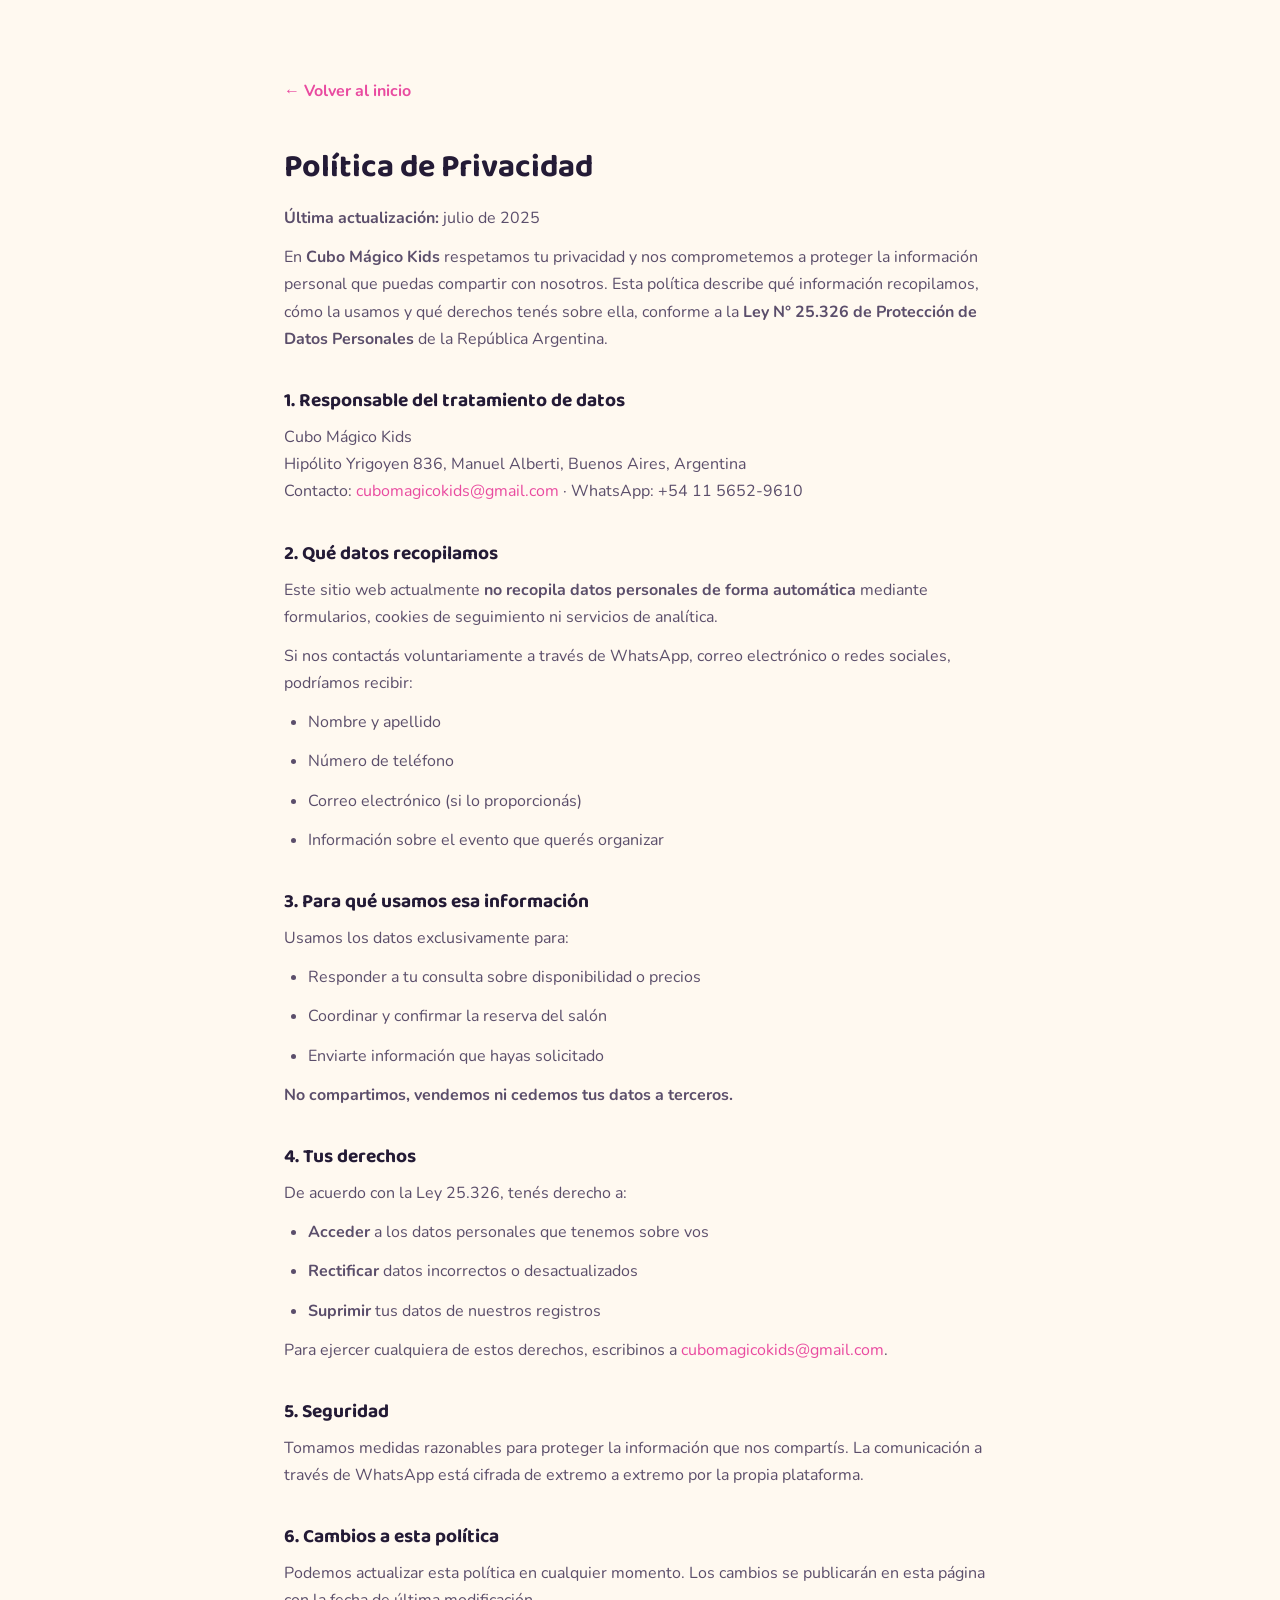
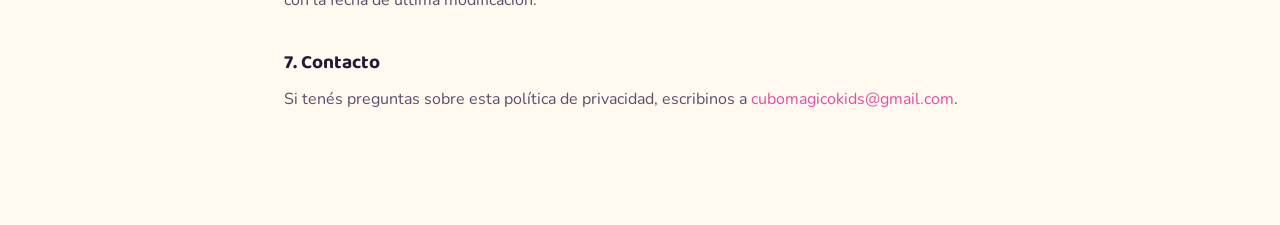
<file: politica-de-privacidad.html>
<!DOCTYPE html>
<html lang="es">
<head>
<meta charset="UTF-8">
<meta name="viewport" content="width=device-width, initial-scale=1.0">
<title>Política de Privacidad — Cubo Mágico Kids</title>
<meta name="description" content="Política de privacidad de Cubo Mágico Kids, salón de eventos infantiles en Manuel Alberti.">
<meta name="robots" content="noindex, follow">
<link rel="stylesheet" href="style.css?v=3">
<style>
  .privacy-wrap { max-width: 760px; margin: 0 auto; padding: 80px 24px 100px; }
  .privacy-wrap h1 { font-size: 2rem; margin-bottom: 12px; color: var(--ink); }
  .privacy-wrap h2 { font-size: 1.2rem; margin: 32px 0 8px; color: var(--ink); }
  .privacy-wrap p, .privacy-wrap li { color: var(--text-soft); line-height: 1.7; margin-bottom: 12px; }
  .privacy-wrap ul { padding-left: 24px; }
  .privacy-wrap a { color: var(--c-pink); }
  .back-link { display:inline-block; margin-bottom: 40px; color: var(--c-pink); font-weight: 700; text-decoration: none; }
  .back-link:hover { text-decoration: underline; }
</style>
</head>
<body>
<div class="privacy-wrap">
  <a href="/" class="back-link">← Volver al inicio</a>

  <h1>Política de Privacidad</h1>
  <p><strong>Última actualización:</strong> julio de 2025</p>

  <p>
    En <strong>Cubo Mágico Kids</strong> respetamos tu privacidad y nos comprometemos a proteger la información personal que puedas compartir con nosotros. Esta política describe qué información recopilamos, cómo la usamos y qué derechos tenés sobre ella, conforme a la <strong>Ley N° 25.326 de Protección de Datos Personales</strong> de la República Argentina.
  </p>

  <h2>1. Responsable del tratamiento de datos</h2>
  <p>
    Cubo Mágico Kids<br>
    Hipólito Yrigoyen 836, Manuel Alberti, Buenos Aires, Argentina<br>
    Contacto: <a href="mailto:cubomagicokids@gmail.com">cubomagicokids@gmail.com</a> · WhatsApp: +54 11 5652-9610
  </p>

  <h2>2. Qué datos recopilamos</h2>
  <p>Este sitio web actualmente <strong>no recopila datos personales de forma automática</strong> mediante formularios, cookies de seguimiento ni servicios de analítica.</p>
  <p>Si nos contactás voluntariamente a través de WhatsApp, correo electrónico o redes sociales, podríamos recibir:</p>
  <ul>
    <li>Nombre y apellido</li>
    <li>Número de teléfono</li>
    <li>Correo electrónico (si lo proporcionás)</li>
    <li>Información sobre el evento que querés organizar</li>
  </ul>

  <h2>3. Para qué usamos esa información</h2>
  <p>Usamos los datos exclusivamente para:</p>
  <ul>
    <li>Responder a tu consulta sobre disponibilidad o precios</li>
    <li>Coordinar y confirmar la reserva del salón</li>
    <li>Enviarte información que hayas solicitado</li>
  </ul>
  <p><strong>No compartimos, vendemos ni cedemos tus datos a terceros.</strong></p>

  <h2>4. Tus derechos</h2>
  <p>De acuerdo con la Ley 25.326, tenés derecho a:</p>
  <ul>
    <li><strong>Acceder</strong> a los datos personales que tenemos sobre vos</li>
    <li><strong>Rectificar</strong> datos incorrectos o desactualizados</li>
    <li><strong>Suprimir</strong> tus datos de nuestros registros</li>
  </ul>
  <p>Para ejercer cualquiera de estos derechos, escribinos a <a href="mailto:cubomagicokids@gmail.com">cubomagicokids@gmail.com</a>.</p>

  <h2>5. Seguridad</h2>
  <p>Tomamos medidas razonables para proteger la información que nos compartís. La comunicación a través de WhatsApp está cifrada de extremo a extremo por la propia plataforma.</p>

  <h2>6. Cambios a esta política</h2>
  <p>Podemos actualizar esta política en cualquier momento. Los cambios se publicarán en esta página con la fecha de última modificación.</p>

  <h2>7. Contacto</h2>
  <p>Si tenés preguntas sobre esta política de privacidad, escribinos a <a href="mailto:cubomagicokids@gmail.com">cubomagicokids@gmail.com</a>.</p>
</div>
</body>
</html>
</file>
<file: style.css>
@import url('https://fonts.googleapis.com/css2?family=Baloo+2:wght@500;600;700;800&family=Nunito:wght@400;600;700;800&family=Kalam:wght@400;700&display=swap');

:root{
  --paper:#FFF9F0;
  --paper-2:#FFF1DC;
  --ink:#241B36;
  --ink-2:#170F24;
  --c-pink:#E94BA0;
  --c-purple:#8B5CF6;
  --c-blue:#3E8EED;
  --c-green:#2FD991;
  --c-yellow:#FFC93C;
  --c-orange:#FF7A45;
  --text-soft:#5B4E6B;
}
*{margin:0;padding:0;box-sizing:border-box;}

body{
  font-family:'Nunito',sans-serif;
  background:var(--paper);
  color:var(--ink);
  overflow-x:hidden;
}
img{max-width:100%;display:block;}
h1,h2,h3,.display{font-family:'Baloo 2',sans-serif;}
.marker{font-family:'Kalam',cursive;}
a{text-decoration:none;color:inherit;}
.wrap{max-width:1180px;margin:0 auto;padding:0 24px;}

/* floating whatsapp */
.float-wa{
  position:fixed;bottom:22px;right:22px;z-index:999;
  background:#25D366;color:#fff;width:60px;height:60px;border-radius:18px;
  display:flex;align-items:center;justify-content:center;
  box-shadow:0 10px 26px rgba(37,211,102,.4);
  animation:pulse 2.6s infinite;
  transition: transform .2s ease;
}
.float-wa:hover {
  transform: scale(1.08) rotate(-4deg);
}
@keyframes pulse{
  0%{box-shadow:0 0 0 0 rgba(37,211,102,.5);}
  70%{box-shadow:0 0 0 16px rgba(37,211,102,0);}
  100%{box-shadow:0 0 0 0 rgba(37,211,102,0);}
}
@media (prefers-reduced-motion: reduce){ .float-wa{animation:none;} }

/* top bar */
.topbar{
  background:var(--ink-2);color:#fff;text-align:center;
  padding:10px 16px;font-weight:700;font-size:.92rem;
  display:flex;gap:12px;align-items:center;justify-content:center;flex-wrap:wrap;
}
.topbar a{
  background:var(--c-yellow);color:var(--ink-2);padding:6px 16px;border-radius:20px;font-weight:800;font-size:.82rem;
}

/* nav */
nav{
  display:flex;align-items:center;justify-content:space-between;
  padding:18px 24px;max-width:1180px;margin:0 auto;
}
.logo{font-family:'Baloo 2';font-weight:800;font-size:1.4rem;color:var(--ink);display:flex;align-items:center;gap:10px;}
.logo-tiles{display:grid;grid-template-columns:repeat(3,7px);grid-template-rows:repeat(3,7px);gap:2px;}
.logo-tiles div:nth-child(1){background:var(--c-pink);}
.logo-tiles div:nth-child(2){background:var(--c-yellow);}
.logo-tiles div:nth-child(3){background:var(--c-blue);}
.logo-tiles div:nth-child(4){background:var(--c-green);}
.logo-tiles div:nth-child(5){background:var(--c-orange);}
.logo-tiles div:nth-child(6){background:var(--c-purple);}
.logo-tiles div:nth-child(7){background:var(--c-blue);}
.logo-tiles div:nth-child(8){background:var(--c-pink);}
.logo-tiles div:nth-child(9){background:var(--c-yellow);}
.nav-cta{
  background:var(--c-pink);color:#fff;padding:11px 22px;border-radius:14px;font-weight:800;
  box-shadow:0 6px 16px rgba(233,75,160,.35);
}

/* hero */
.hero{
  position:relative;background:var(--paper);color:var(--ink);
  padding:76px 0 110px;overflow:hidden;
  min-height:100vh;
  display:flex;
  align-items:center;
}
.hero-inner{
  position:relative;display:grid;grid-template-columns:1fr 320px;gap:60px;align-items:center;
  width:100%;
}
.hero-eyebrow{
  font-family:'Kalam',cursive;color:var(--c-pink);font-weight:700;font-size:1.05rem;
  margin-bottom:18px;
}
.hero h1{
  font-size:2.9rem;line-height:1.14;font-weight:800;margin-bottom:22px;color:var(--ink);
  letter-spacing:-.01em;
}
.hero h1 span{color:var(--c-pink);}
.hero p.sub{
  font-size:1.14rem;line-height:1.6;color:var(--text-soft);max-width:480px;margin-bottom:38px;
}
.btn-row{display:flex;gap:28px;flex-wrap:wrap;align-items:center;}
.btn{
  padding:16px 30px;border-radius:16px;font-weight:800;font-size:1.02rem;
  display:inline-flex;align-items:center;gap:10px;transition:transform .15s ease;
}
.btn:hover{transform:translateY(-2px);}
.btn-primary{background:var(--c-pink);color:#fff;box-shadow:0 10px 26px rgba(233,75,160,.28);}
.link-secondary{
  font-weight:800;color:var(--ink);border-bottom:2px solid var(--c-pink);padding-bottom:3px;
  transition:opacity .15s ease;
}
.link-secondary:hover{opacity:.7;}
.btn-secondary{background:var(--c-yellow);color:var(--ink-2);}

/* rubik cube signature */
.cube-scene{
  width:220px;height:220px;perspective:900px;margin:0 auto;
  filter:drop-shadow(0 30px 40px rgba(36,27,54,.18));
}
.cube{
  width:100%;height:100%;position:relative;transform-style:preserve-3d;
  animation:tumble 16s linear infinite;
}
@keyframes tumble{
  0%{transform:rotateX(-18deg) rotateY(0deg);}
  100%{transform:rotateX(342deg) rotateY(360deg);}
}
@media (prefers-reduced-motion: reduce){
  .cube{animation:none;transform:rotateX(-18deg) rotateY(35deg);}
}
.face{
  position:absolute;width:220px;height:220px;border-radius:20px;
  background-image:
    linear-gradient(rgba(0,0,0,.22) 2px, transparent 2px),
    linear-gradient(90deg, rgba(0,0,0,.22) 2px, transparent 2px);
  background-size:33.34% 33.34%;
  box-shadow:inset 0 0 0 5px rgba(0,0,0,.18);
}
.face.front{ background-color:var(--c-pink); transform:translateZ(110px); }
.face.back{ background-color:var(--c-blue); transform:rotateY(180deg) translateZ(110px); }
.face.right{ background-color:var(--c-yellow); transform:rotateY(90deg) translateZ(110px); }
.face.left{ background-color:var(--c-green); transform:rotateY(-90deg) translateZ(110px); }
.face.top{ background-color:var(--c-purple); transform:rotateX(90deg) translateZ(110px); }
.face.bottom{ background-color:var(--c-orange); transform:rotateX(-90deg) translateZ(110px); }

/* trust strip */
.trust{ background:#fff; padding:26px 0; border-bottom:1px solid #F0E6D6; }
.trust .wrap{ display:flex; justify-content:space-around; flex-wrap:wrap; gap:20px; text-align:center; }
.trust-item{ font-weight:800; color:var(--ink); font-size:1.05rem; display:flex; align-items:center; gap:8px; }
.trust-item.rating { color: var(--c-orange); }

/* section generic */
section{ padding:90px 0; }
.eyebrow{
  font-family:'Kalam',cursive; color:var(--c-pink); font-weight:700; font-size:1.15rem; margin-bottom:10px;
}
.sec-title{ font-size:2.2rem; font-weight:800; color:var(--ink); margin-bottom:20px; line-height:1.15; }

/* quienes somos */
.about{ background:#fff; }
.about-grid{ display:grid; grid-template-columns:1fr 1fr; gap:60px; align-items:center; }
.about p{ font-size:1.06rem; line-height:1.75; color:var(--text-soft); margin-bottom:18px; }
.about-img{ border-radius:24px; overflow:hidden; box-shadow:0 24px 50px rgba(36,27,54,.14); position:relative; }
.about-img::after{
  content:""; position:absolute; inset:0; border-radius:24px;
  box-shadow:inset 0 0 0 6px rgba(255,255,255,.5);
}

/* gallery */
.gallery{ background:var(--paper-2); }
.gal-header{ text-align:center; max-width:600px; margin:0 auto 50px; }
.masonry{ columns:3 220px; column-gap:18px; }
.masonry img{
  width:100%; border-radius:16px; margin-bottom:18px; cursor:zoom-in;
  box-shadow:0 10px 24px rgba(36,27,54,.12); transition:transform .25s ease;
}
.masonry img:hover{ transform:scale(1.02); }
.lightbox{
  position:fixed; inset:0; background:rgba(23,15,36,.92); display:none;
  align-items:center; justify-content:center; z-index:1000; padding:30px; cursor:zoom-out;
}
.lightbox.active{ display:flex; }
.lightbox img{ max-width:90%; max-height:90%; border-radius:14px; }

/* services dynamic grid */
.services{ background:var(--ink); color:#fff; }
.services .eyebrow{ color:var(--c-yellow); }
.services .sec-title{ color:#fff; }
.services .lead{ color:#D9CBEC; max-width:520px; margin-bottom:20px; }
.services-grid {
  display: grid;
  grid-template-columns: repeat(auto-fit, minmax(260px, 1fr));
  gap: 24px;
  margin-top: 40px;
}
.service-card {
  background: rgba(255, 255, 255, 0.03);
  border: 1px solid rgba(255, 255, 255, 0.08);
  border-radius: 20px;
  padding: 28px;
  transition: all .3s ease;
}
.service-card:hover {
  transform: translateY(-5px);
  background: rgba(255, 255, 255, 0.05);
  border-color: var(--c-yellow);
}
.service-icon {
  color: var(--c-yellow);
  margin-bottom: 18px;
}
.service-icon svg {
  width: 32px;
  height: 32px;
}
.service-title {
  font-family: 'Baloo 2', sans-serif;
  font-weight: 800;
  font-size: 1.2rem;
  margin-bottom: 10px;
  color: #fff;
}
.service-desc {
  font-size: 0.94rem;
  line-height: 1.6;
  color: #D9CBEC;
}

/* promos slider & tabs */
.promos{ background:#fff; }
.promo-tabs {
  display: flex;
  justify-content: center;
  gap: 12px;
  margin-bottom: 35px;
}
.tab-btn {
  background: var(--paper-2);
  color: var(--ink);
  border: 2px solid transparent;
  padding: 12px 28px;
  border-radius: 24px;
  font-weight: 800;
  font-size: 0.96rem;
  cursor: pointer;
  transition: all .2s ease;
}
.tab-btn.active {
  background: var(--c-pink);
  color: #fff;
  box-shadow: 0 6px 16px rgba(233,75,160,.25);
}
.tab-btn:hover:not(.active) {
  background: var(--paper);
  border-color: var(--paper-2);
}
.slider{
  display:flex;
  gap:22px;
  overflow-x:auto;
  padding:10px 4px 20px;
  scroll-snap-type:x mandatory;
  align-items: flex-start;
}
.slider::-webkit-scrollbar{ height:8px; }
.slider::-webkit-scrollbar-thumb{ background:var(--c-pink); border-radius:10px; }
.slide{
  flex:0 0 280px;
  scroll-snap-align:start;
  border-radius:20px;
  overflow:hidden;
  box-shadow:0 16px 34px rgba(36,27,54,.16);
  height: fit-content;
  align-self: flex-start;
}
.slide img{ width:100%; display:block; }
.slider-hint{ text-align:center; color:#B8A8CC; font-weight:700; font-size:.9rem; margin-top:12px; }

/* why us styled section */
.why{ background:var(--paper-2); }
.why-grid {
  display: grid;
  grid-template-columns: repeat(auto-fit, minmax(260px, 1fr));
  gap: 24px;
  margin-top: 40px;
}
.why-card {
  background: #fff;
  border-radius: 20px;
  padding: 28px;
  box-shadow: 0 10px 24px rgba(36,27,54,.04);
  border-left: 6px solid var(--c-pink);
  transition: transform .2s ease;
}
.why-card:nth-child(2) { border-left-color: var(--c-yellow); }
.why-card:nth-child(3) { border-left-color: var(--c-blue); }
.why-card:nth-child(4) { border-left-color: var(--c-green); }
.why-card:hover {
  transform: translateY(-3px);
}
.why-title {
  font-family: 'Baloo 2', sans-serif;
  font-weight: 800;
  font-size: 1.15rem;
  margin-bottom: 8px;
  color: var(--ink);
}
.why-desc {
  font-size: 0.92rem;
  line-height: 1.6;
  color: var(--text-soft);
}

/* reviews */
.reviews{ background:#fff; }
.rev-badge{
  display:inline-flex; align-items:center; gap:10px; background:var(--paper-2);
  padding:10px 20px; border-radius:16px; font-weight:800; color:var(--ink); margin-bottom:34px;
}
.rev-badge .stars{ color:var(--c-yellow); font-size:1.1rem; letter-spacing:1px; }
.rev-grid{ display:grid; grid-template-columns:repeat(2,1fr); gap:20px; }
.rev-card{ background:var(--paper-2); border-radius:20px; padding:26px; position:relative; }
.rev-card .stars{ color:var(--c-yellow); font-size:1rem; margin-bottom:12px; letter-spacing:2px; }
.rev-card p{ color:var(--text-soft); line-height:1.6; font-size:.98rem; }
.rev-source{ margin-top:14px; font-size:.82rem; color:#A896BE; font-weight:700; }
.reviews-cta{ text-align:center; margin-top:36px; }
.reviews-cta a{ color:var(--ink); font-weight:800; border-bottom:2px solid var(--c-pink); padding-bottom:2px; }

/* location */
.location{ background:var(--ink); color:#fff; }
.location .eyebrow{ color:var(--c-yellow); }
.loc-grid{ display:grid; grid-template-columns:1fr 1fr; gap:40px; align-items:center; margin-top:30px; }
.loc-grid iframe{ width:100%; height:340px; border:0; border-radius:20px; }
.loc-info p{ font-size:1.06rem; margin-bottom:22px; color:#D9CBEC; }
.loc-info .addr{ display:block; font-weight:800; font-size:1.2rem; margin-bottom:18px; font-family:'Baloo 2'; color:#fff; transition:color .2s ease; }
.loc-info .addr:hover { color:var(--c-yellow); }

/* faq */
.faq{ background:#fff; max-width:820px; margin:0 auto; }
.faq-item{ border-bottom:1px solid #F0E6D6; }
.faq-q{
  padding:22px 4px; font-weight:800; color:var(--ink); cursor:pointer;
  display:flex; justify-content:space-between; align-items:center; font-size:1.03rem;
}
.faq-q .plus{ font-size:1.5rem; color:var(--c-pink); transition:transform .2s ease; }
.faq-item.open .plus{ transform:rotate(45deg); }
.faq-a{ max-height:0; overflow:hidden; transition:max-height .3s ease; color:var(--text-soft); line-height:1.6; }
.faq-item.open .faq-a{ max-height:220px; padding-bottom:22px; }

/* final cta */
.final-cta{ position:relative; background:var(--ink); color:#fff; text-align:center; overflow:hidden; }
.final-cta img{ position:absolute; inset:0; width:100%; height:100%; object-fit:cover; opacity:.22; }
.final-cta .overlay{ position:relative; z-index:2; }
.final-cta h2{ font-size:2.5rem; margin-bottom:30px; max-width:700px; margin-left:auto; margin-right:auto; }

/* footer */
footer{ background:var(--ink-2); color:#B8A8CC; padding:50px 0 30px; }
.foot-grid{ display:flex; justify-content:space-between; flex-wrap:wrap; gap:24px; margin-bottom:30px; }
.foot-logo{ font-family:'Baloo 2'; font-weight:800; color:#fff; font-size:1.25rem; }
.foot-links{ display:flex; gap:26px; flex-wrap:wrap; }
.foot-bottom{ border-top:1px solid rgba(255,255,255,.08); padding-top:20px; font-size:.85rem; text-align:center; }

@media(max-width:900px){
  .hero{ min-height:unset; display:block; }
  .hero-inner{ grid-template-columns:1fr; width:auto; }
  .hero h1{ font-size:2rem; }
  .cube-scene{ width:170px;height:170px; }
  .face{ width:170px;height:170px; }
  .face.front,.face.back,.face.right,.face.left{ transform:none; }
  .face.front{ transform:translateZ(85px); }
  .face.back{ transform:rotateY(180deg) translateZ(85px); }
  .face.right{ transform:rotateY(90deg) translateZ(85px); }
  .face.left{ transform:rotateY(-90deg) translateZ(85px); }
  .face.top{ transform:rotateX(90deg) translateZ(85px); }
  .face.bottom{ transform:rotateX(-90deg) translateZ(85px); }
  .about-grid{ grid-template-columns:1fr; }
  .why-grid{ grid-template-columns:1fr; }
  .rev-grid{ grid-template-columns:1fr; }
  .loc-grid{ grid-template-columns:1fr; }
  .loc-grid iframe{ height:260px; order:-1; }
  .masonry{ columns:2 160px; }
  section{ padding:60px 0; }
  .sec-title{ font-size:1.6rem; }
}
</file>
